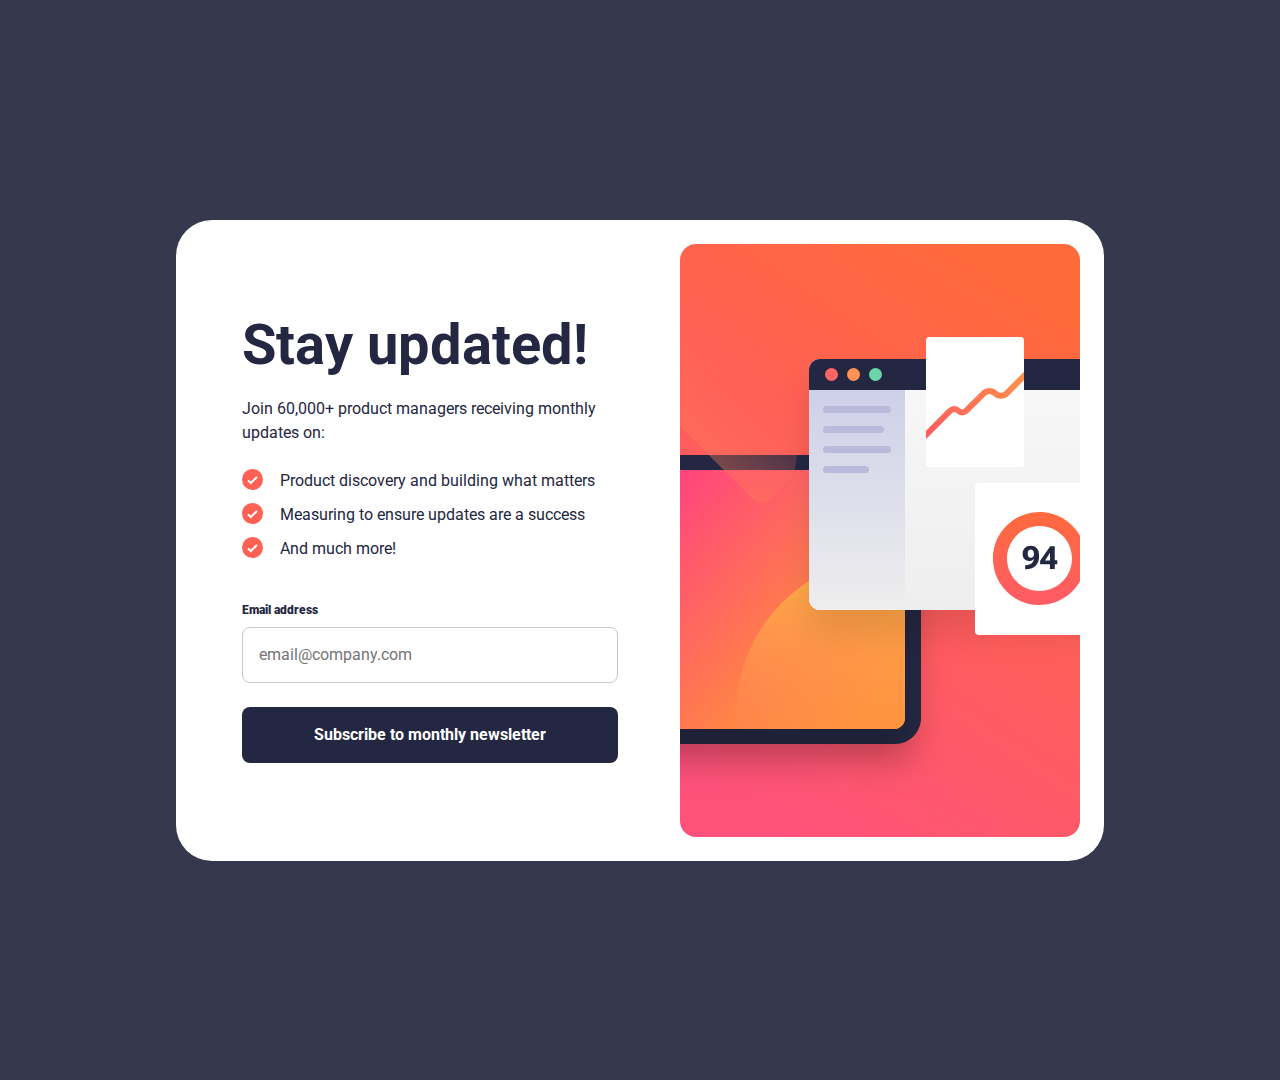
<file: index.html>
<!DOCTYPE html>
<html lang="en">
  <head>
    <meta charset="UTF-8" />
    <meta name="viewport" content="width=device-width, initial-scale=1.0" />
    <meta
      name="description"
      content="Responsive form with email validation, built with Flexbox and Sass. Uses local storage to display email on the success page." />
    <link
      rel="icon"
      type="image/png"
      sizes="32x32"
      href="./assets/images/favicon-32x32.png" />

    <link rel="stylesheet" href="./styles/style.css" />
    <script src="./scripts/script.js" defer></script>

    <title>
      Frontend Mentor | Newsletter sign-up form with success message
    </title>
  </head>
  <body>
    <main>
      <figure>
        <img
          src="./assets/images/illustration-sign-up-desktop.svg"
          alt="Sign up illustration on desktop" />
        <img
          src="./assets/images/illustration-sign-up-mobile.svg"
          alt="Sign up illustration on mobile" />
      </figure>
      <div class="text-container">
        <section>
          <h1>Stay updated!</h1>
          <p>Join 60,000+ product managers receiving monthly updates on:</p>
          <ul>
            <li>Product discovery and building what matters</li>
            <li>Measuring to ensure updates are a success</li>
            <li>And much more!</li>
          </ul>
        </section>
        <form id="my-form" novalidate>
          <fieldset>
            <label for="myMail"
              ><strong>Email address</strong> <strong id="error"></strong
            ></label>
            <input
              type="email"
              name="myMail"
              id="myMail"
              placeholder="email@company.com" />
          </fieldset>
          <button type="submit">Subscribe to monthly newsletter</button>
        </form>
      </div>
    </main>
  </body>
</html>
</file>
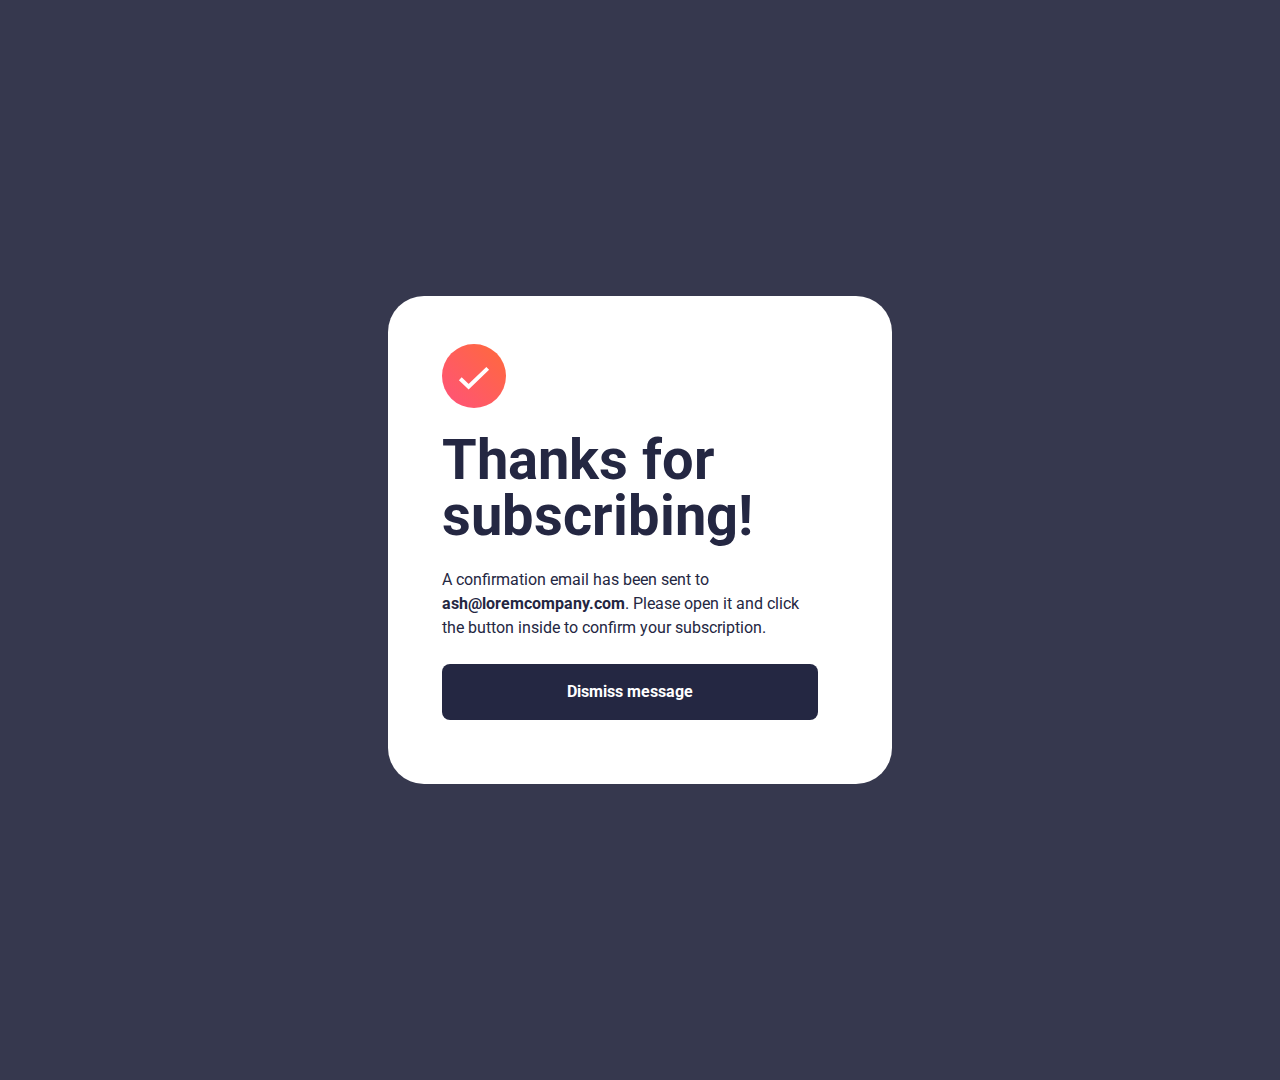
<file: success.html>
<!DOCTYPE html>
<html lang="en">
  <head>
    <meta charset="UTF-8" />
    <meta name="viewport" content="width=device-width, initial-scale=1.0" />

    <link
      rel="icon"
      type="image/png"
      sizes="32x32"
      href="./assets/images/favicon-32x32.png" />

    <link rel="stylesheet" href="./styles/style.css" />
    <script src="./scripts/success.js" defer></script>

    <title>
      Frontend Mentor | Newsletter sign-up form with success message
    </title>
  </head>
  <body>
    <main class="success-main-container">
      <div class="text-container">
        <section>
          <img
            src="./assets/images/icon-success.svg"
            alt="icon success"
            class="success-img" />
          <h1>Thanks for subscribing!</h1>
          <p>
            A confirmation email has been sent to
            <strong id="success-email">ash@loremcompany.com</strong>. Please
            open it and click the button inside to confirm your subscription.
          </p>
          <a href="/">
            <button type="submit">Dismiss message</button>
          </a>
        </section>
      </div>
    </main>
  </body>
</html>
</file>
<file: styles/style.css>
@import url("https://fonts.googleapis.com/css2?family=Roboto:wght@400;700&display=swap");
body {
  font-family: "Roboto";
}

*,
*::before,
*::after {
  box-sizing: border-box;
}

* {
  margin: 0;
  padding: 0;
}

body {
  line-height: 1.5;
  -webkit-font-smoothing: antialiased;
}

img,
svg {
  display: block;
}

input,
button {
  font: inherit;
}

p,
h1,
h2 {
  overflow-wrap: break-word;
}

fieldset {
  border: none;
}

#root,
#__next {
  isolation: isolate;
}

body {
  display: flex;
  align-items: center;
  justify-content: center;
  background-color: hsl(235, 18%, 26%);
  color: hsl(234, 29%, 20%);
  min-height: -moz-min-content;
  min-height: min-content;
  font-size: 1rem;
  line-height: 1.5;
  font-weight: 400;
}
body h1 {
  font-size: 2.5rem;
  line-height: 1;
  font-weight: 700;
}
body figure {
  overflow: hidden;
}
body .success-img {
  height: 4rem;
  align-self: flex-start;
}
body label,
body button {
  font-weight: 700;
}
body label {
  font-size: 0.75rem;
  padding-bottom: 0.5rem;
  display: block;
  display: flex;
  justify-content: space-between;
}
body ul {
  display: flex;
  flex-direction: column;
  list-style-type: none;
  gap: 0.625rem;
}
body ul li {
  position: relative;
  padding-left: 2.375rem;
}
body ul li::before {
  content: "";
  display: inline-block;
  width: 1.3125rem;
  height: 1.3125rem;
  background-image: url("../assets/images/icon-list.svg");
  background-size: cover;
  position: absolute;
  left: 0;
  vertical-align: middle;
}
body input {
  padding: 0.9375rem 1rem;
  border: 1px solid hsl(234, 7%, 80%);
  color: hsl(231, 7%, 60%);
  border-radius: 0.5rem;
  width: 100%;
}
body .fail {
  color: hsl(4, 100%, 67%);
}
body input.fail {
  background-color: hsl(4, 100%, 94%);
  border: 1px solid hsl(4, 100%, 67%);
}
body input.fail:focus {
  border-color: hsl(4, 100%, 67%);
}
body button {
  color: hsl(0, 0%, 100%);
  padding: 1rem;
  border-radius: 0.5rem;
  border: none;
  width: 100%;
  text-align: center;
  background-color: hsl(234, 29%, 20%);
}
body button:hover {
  background-color: hsl(4, 100%, 67%);
  cursor: pointer;
}

main {
  display: flex;
  background-color: hsl(0, 0%, 100%);
  width: 100%;
  flex-direction: column;
  border-radius: 0;
}
main figure {
  flex: 50;
}
main figure img:first-child {
  display: none;
}
main figure img:last-child {
  display: block;
}
main figure img {
  -o-object-fit: cover;
     object-fit: cover;
  -o-object-position: center;
     object-position: center;
  height: 100%;
  width: 100%;
}
main .text-container {
  margin: 2.5rem 1.5rem;
  display: flex;
  flex-direction: column;
  gap: 2.5rem;
  flex: 47;
}
main .text-container section {
  display: flex;
  flex-direction: column;
  gap: 1.5rem;
}
main .text-container form {
  display: flex;
  flex-direction: column;
  gap: 1.5rem;
}

.success-main-container {
  padding-top: 8.5rem;
}
.success-main-container p {
  padding-bottom: 16.4375rem;
}

@media (min-width: 56rem) {
  body {
    min-height: 67.5rem;
  }
  body h1 {
    font-size: 3.5rem;
    font-weight: 700;
  }
  main {
    max-width: 58rem;
    flex-direction: row;
    padding: 1.5rem;
    border-radius: 2.25rem;
  }
  main figure {
    min-height: 37.0625rem;
  }
  main figure img:last-child {
    display: none;
  }
  main figure img:first-child {
    display: block;
  }
  main .text-container {
    margin: auto 3.875rem auto 2.625rem;
    order: -1;
  }
  .success-main-container {
    max-width: 31.5rem;
    padding: 3rem 0.75rem 4rem;
  }
  .success-main-container p {
    padding-bottom: 0;
  }
}/*# sourceMappingURL=style.css.map */
</file>
